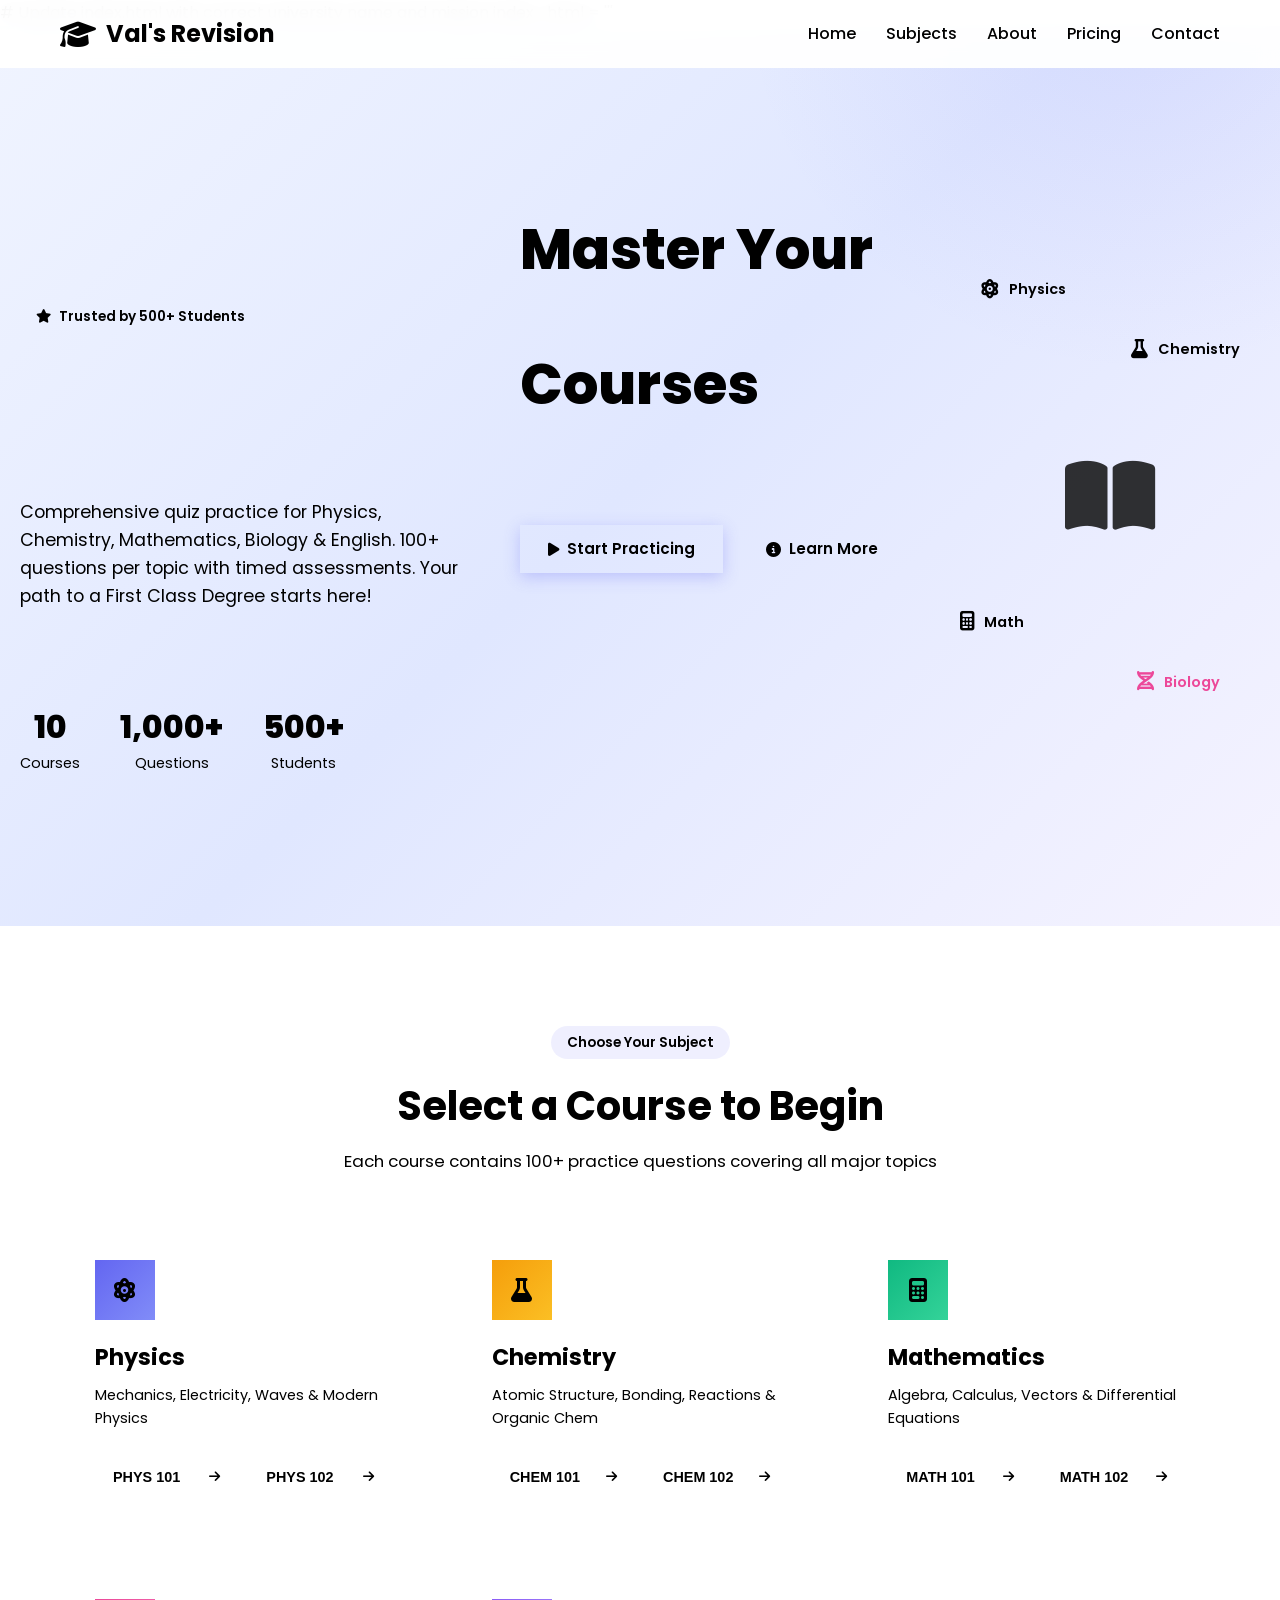
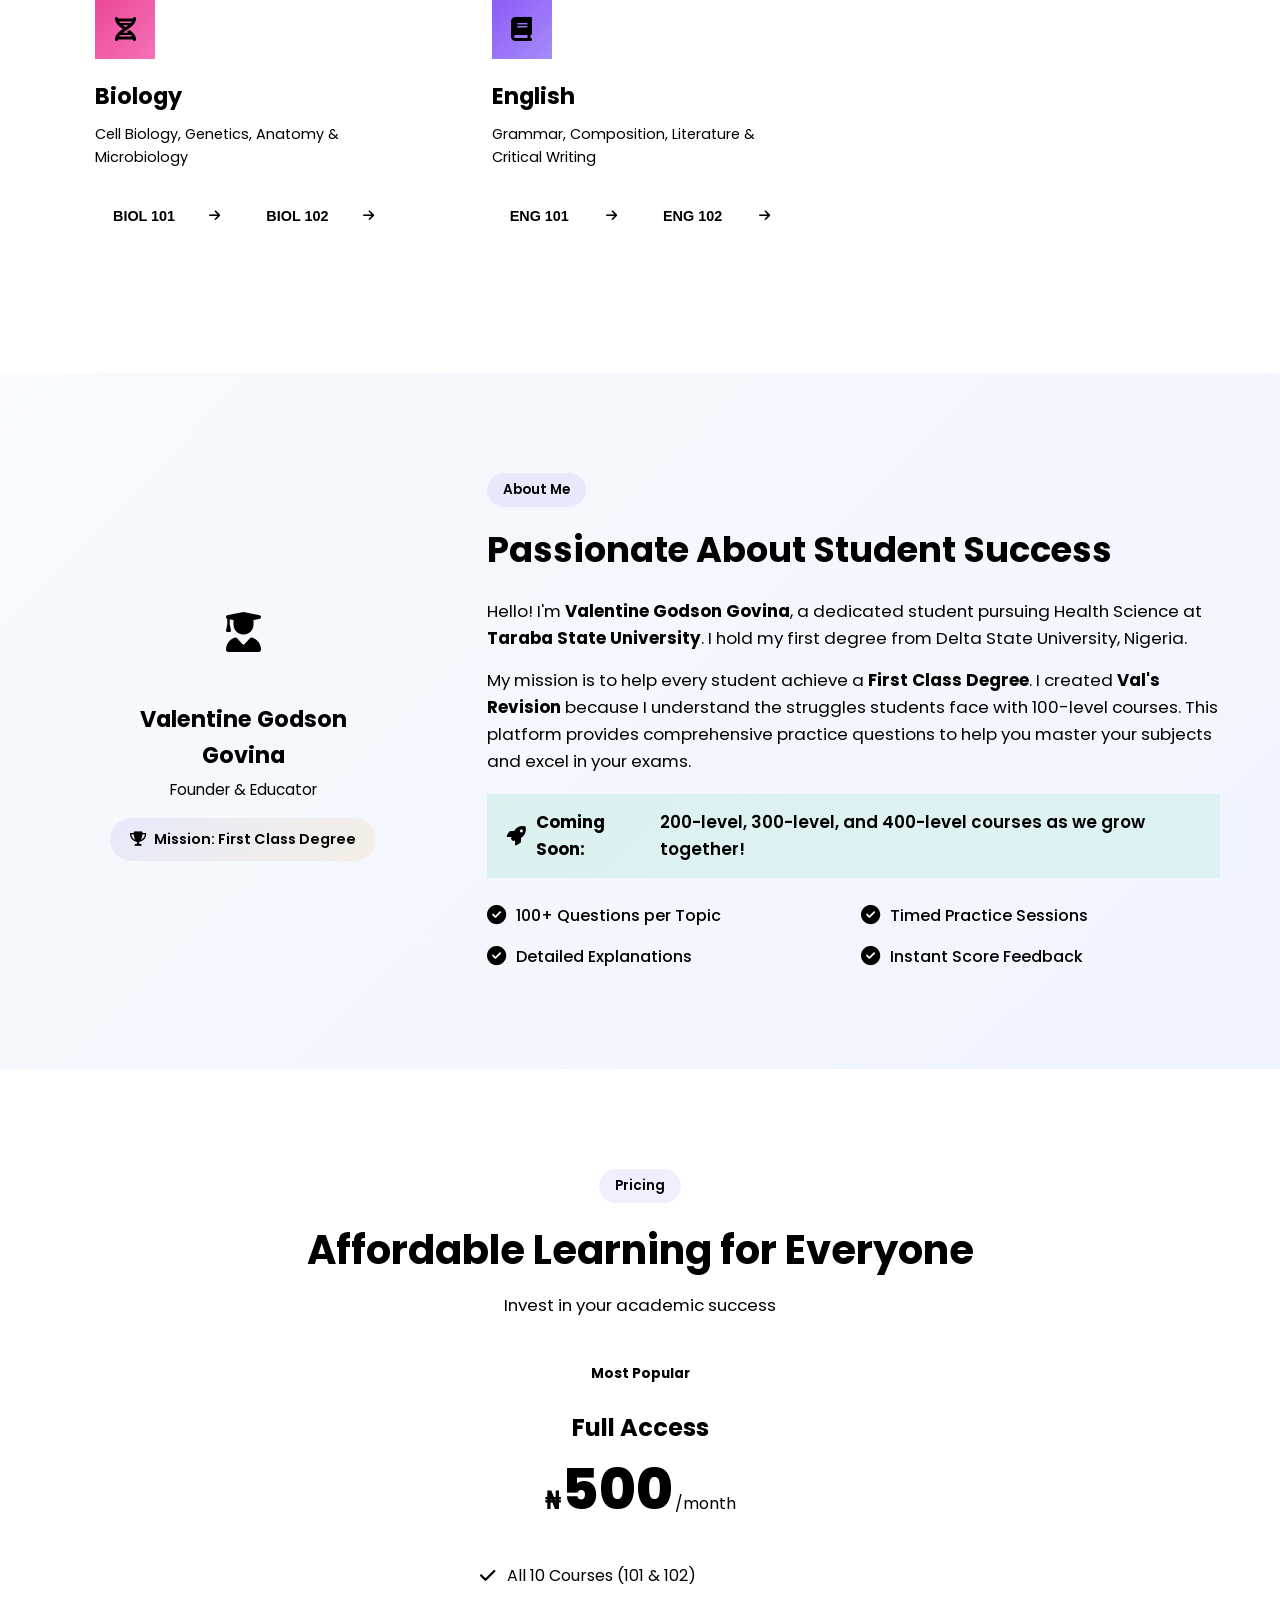
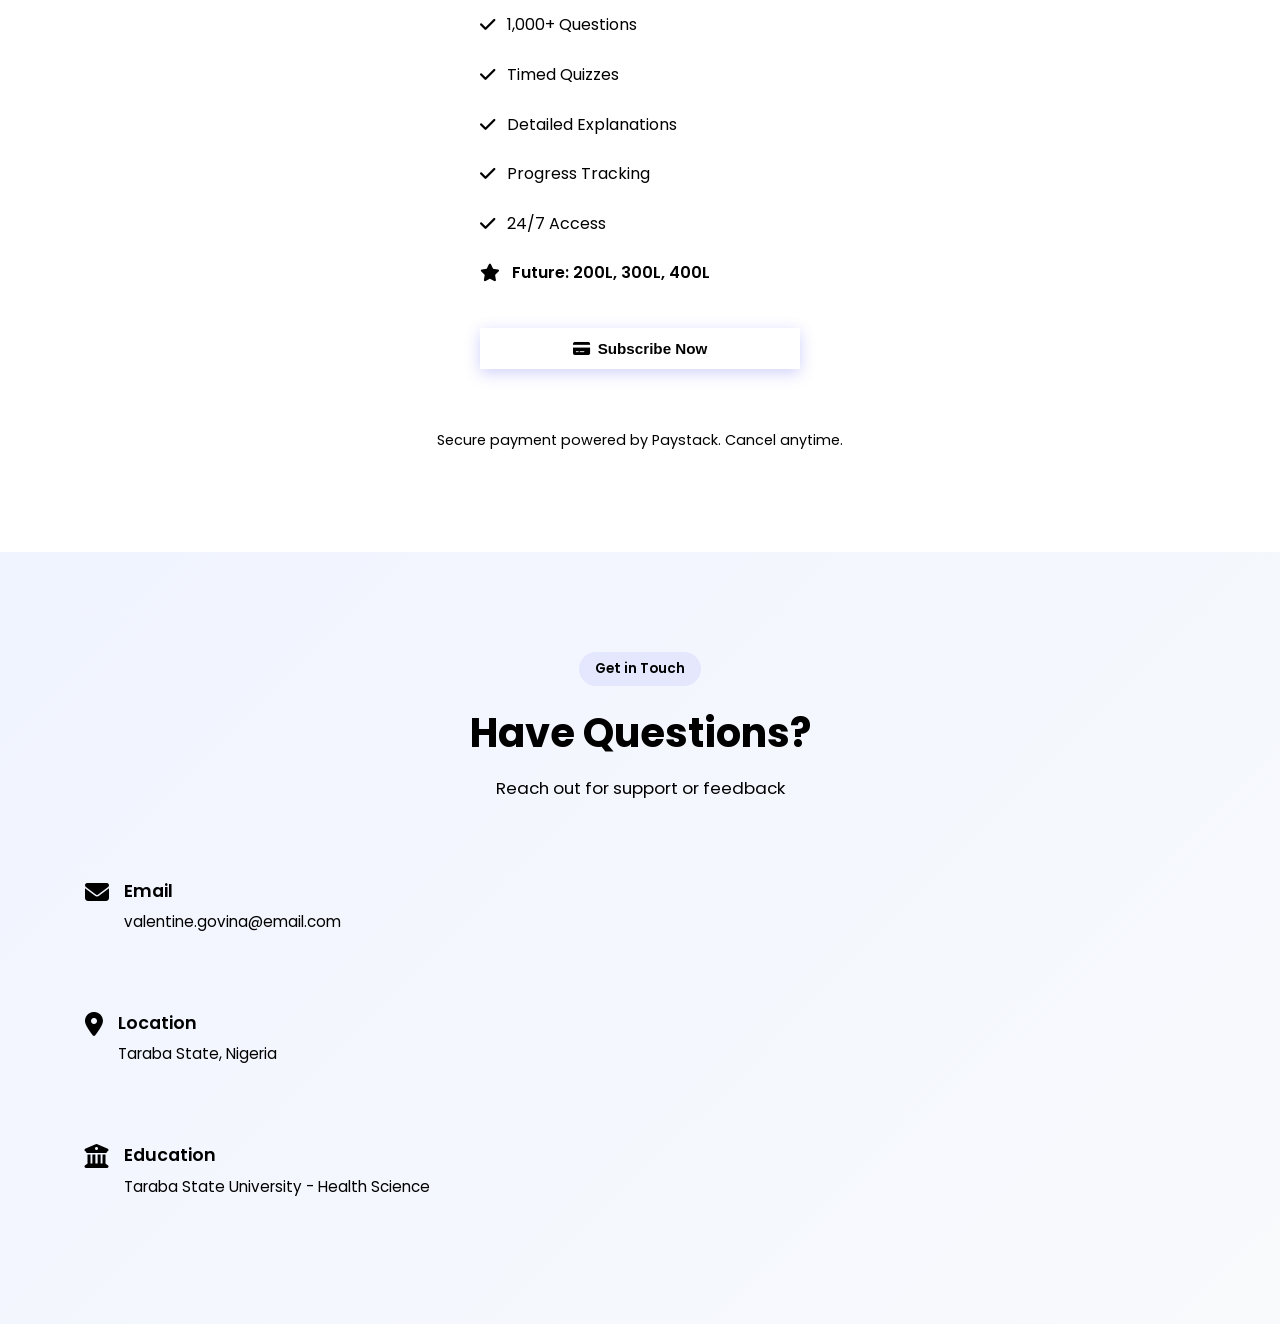
<file: index.html>
# Update index.html with correct university name and mission
index_html = '''<!DOCTYPE html>
<html lang="en">
<head>
    <meta charset="UTF-8">
    <meta name="viewport" content="width=device-width, initial-scale=1.0">
    <title>Val's Revision - Ace Your 101 & 102 Courses</title>
    <link rel="stylesheet" href="style.css">
    <link href="https://fonts.googleapis.com/css2?family=Poppins:wght@300;400;500;600;700;800&display=swap" rel="stylesheet">
    <link rel="stylesheet" href="https://cdnjs.cloudflare.com/ajax/libs/font-awesome/6.4.0/css/all.min.css">
</head>
<body>
    <!-- Navigation -->
    <nav class="navbar">
        <div class="nav-container">
            <div class="logo">
                <i class="fas fa-graduation-cap"></i>
                <span>Val's Revision</span>
            </div>
            <ul class="nav-links">
                <li><a href="#home" class="active">Home</a></li>
                <li><a href="#subjects">Subjects</a></li>
                <li><a href="#about">About</a></li>
                <li><a href="#pricing">Pricing</a></li>
                <li><a href="#contact">Contact</a></li>
            </ul>
            <div class="hamburger">
                <span></span>
                <span></span>
                <span></span>
            </div>
        </div>
    </nav>

    <!-- Hero Section -->
    <section id="home" class="hero">
        <div class="hero-content">
            <div class="hero-badge">
                <i class="fas fa-star"></i>
                <span>Trusted by 500+ Students</span>
            </div>
            <h1>Master Your <span class="gradient-text">101 & 102</span> Courses</h1>
            <p class="hero-subtitle">Comprehensive quiz practice for Physics, Chemistry, Mathematics, Biology & English. 100+ questions per topic with timed assessments. Your path to a First Class Degree starts here!</p>
            <div class="hero-buttons">
                <a href="#subjects" class="btn btn-primary">
                    <i class="fas fa-play"></i> Start Practicing
                </a>
                <a href="#about" class="btn btn-secondary">
                    <i class="fas fa-info-circle"></i> Learn More
                </a>
            </div>
            <div class="hero-stats">
                <div class="stat">
                    <span class="stat-number">10</span>
                    <span class="stat-label">Courses</span>
                </div>
                <div class="stat">
                    <span class="stat-number">1,000+</span>
                    <span class="stat-label">Questions</span>
                </div>
                <div class="stat">
                    <span class="stat-number">500+</span>
                    <span class="stat-label">Students</span>
                </div>
            </div>
        </div>
        <div class="hero-image">
            <div class="floating-card card-1">
                <i class="fas fa-atom"></i>
                <span>Physics</span>
            </div>
            <div class="floating-card card-2">
                <i class="fas fa-flask"></i>
                <span>Chemistry</span>
            </div>
            <div class="floating-card card-3">
                <i class="fas fa-calculator"></i>
                <span>Math</span>
            </div>
            <div class="floating-card card-4">
                <i class="fas fa-dna"></i>
                <span>Biology</span>
            </div>
            <div class="hero-illustration">
                <div class="circle circle-1"></div>
                <div class="circle circle-2"></div>
                <div class="circle circle-3"></div>
                <i class="fas fa-book-open main-icon"></i>
            </div>
        </div>
    </section>

    <!-- Subjects Section -->
    <section id="subjects" class="subjects">
        <div class="container">
            <div class="section-header">
                <span class="section-badge">Choose Your Subject</span>
                <h2>Select a Course to Begin</h2>
                <p>Each course contains 100+ practice questions covering all major topics</p>
            </div>
            
            <div class="subjects-grid">
                <!-- Physics -->
                <div class="subject-card" data-subject="physics">
                    <div class="subject-icon physics">
                        <i class="fas fa-atom"></i>
                    </div>
                    <h3>Physics</h3>
                    <p>Mechanics, Electricity, Waves & Modern Physics</p>
                    <div class="course-options">
                        <button class="course-btn" onclick="startQuiz('physics101')">
                            <span>PHYS 101</span>
                            <i class="fas fa-arrow-right"></i>
                        </button>
                        <button class="course-btn" onclick="startQuiz('physics102')">
                            <span>PHYS 102</span>
                            <i class="fas fa-arrow-right"></i>
                        </button>
                    </div>
                </div>

                <!-- Chemistry -->
                <div class="subject-card" data-subject="chemistry">
                    <div class="subject-icon chemistry">
                        <i class="fas fa-flask"></i>
                    </div>
                    <h3>Chemistry</h3>
                    <p>Atomic Structure, Bonding, Reactions & Organic Chem</p>
                    <div class="course-options">
                        <button class="course-btn" onclick="startQuiz('chemistry101')">
                            <span>CHEM 101</span>
                            <i class="fas fa-arrow-right"></i>
                        </button>
                        <button class="course-btn" onclick="startQuiz('chemistry102')">
                            <span>CHEM 102</span>
                            <i class="fas fa-arrow-right"></i>
                        </button>
                    </div>
                </div>

                <!-- Mathematics -->
                <div class="subject-card" data-subject="mathematics">
                    <div class="subject-icon mathematics">
                        <i class="fas fa-calculator"></i>
                    </div>
                    <h3>Mathematics</h3>
                    <p>Algebra, Calculus, Vectors & Differential Equations</p>
                    <div class="course-options">
                        <button class="course-btn" onclick="startQuiz('math101')">
                            <span>MATH 101</span>
                            <i class="fas fa-arrow-right"></i>
                        </button>
                        <button class="course-btn" onclick="startQuiz('math102')">
                            <span>MATH 102</span>
                            <i class="fas fa-arrow-right"></i>
                        </button>
                    </div>
                </div>

                <!-- Biology -->
                <div class="subject-card" data-subject="biology">
                    <div class="subject-icon biology">
                        <i class="fas fa-dna"></i>
                    </div>
                    <h3>Biology</h3>
                    <p>Cell Biology, Genetics, Anatomy & Microbiology</p>
                    <div class="course-options">
                        <button class="course-btn" onclick="startQuiz('biology101')">
                            <span>BIOL 101</span>
                            <i class="fas fa-arrow-right"></i>
                        </button>
                        <button class="course-btn" onclick="startQuiz('biology102')">
                            <span>BIOL 102</span>
                            <i class="fas fa-arrow-right"></i>
                        </button>
                    </div>
                </div>

                <!-- English -->
                <div class="subject-card" data-subject="english">
                    <div class="subject-icon english">
                        <i class="fas fa-book"></i>
                    </div>
                    <h3>English</h3>
                    <p>Grammar, Composition, Literature & Critical Writing</p>
                    <div class="course-options">
                        <button class="course-btn" onclick="startQuiz('english101')">
                            <span>ENG 101</span>
                            <i class="fas fa-arrow-right"></i>
                        </button>
                        <button class="course-btn" onclick="startQuiz('english102')">
                            <span>ENG 102</span>
                            <i class="fas fa-arrow-right"></i>
                        </button>
                    </div>
                </div>
            </div>
        </div>
    </section>

    <!-- Quiz Modal -->
    <div id="quizModal" class="modal">
        <div class="modal-content">
            <div class="modal-header">
                <h3 id="modalTitle">Start Quiz</h3>
                <button class="close-btn" onclick="closeModal()">&times;</button>
            </div>
            <div class="modal-body">
                <div class="quiz-setup">
                    <div class="setup-option">
                        <label>Select Number of Questions:</label>
                        <div class="option-buttons">
                            <button class="opt-btn active" data-questions="20">20 Questions</button>
                            <button class="opt-btn" data-questions="40">40 Questions</button>
                        </div>
                    </div>
                    <div class="setup-info">
                        <div class="info-item">
                            <i class="fas fa-clock"></i>
                            <span id="timeInfo">10 minutes</span>
                        </div>
                        <div class="info-item">
                            <i class="fas fa-random"></i>
                            <span>Random questions from all topics</span>
                        </div>
                    </div>
                </div>
            </div>
            <div class="modal-footer">
                <button class="btn btn-secondary" onclick="closeModal()">Cancel</button>
                <button class="btn btn-primary" onclick="beginQuiz()">
                    <i class="fas fa-play"></i> Start Quiz
                </button>
            </div>
        </div>
    </div>

    <!-- About Section -->
    <section id="about" class="about">
        <div class="container">
            <div class="about-grid">
                <div class="about-image">
                    <div class="about-card">
                        <div class="about-icon">
                            <i class="fas fa-user-graduate"></i>
                        </div>
                        <h3>Valentine Godson Govina</h3>
                        <p class="about-role">Founder & Educator</p>
                        <div class="about-mission">
                            <i class="fas fa-trophy"></i>
                            <span>Mission: First Class Degree</span>
                        </div>
                    </div>
                </div>
                <div class="about-content">
                    <span class="section-badge">About Me</span>
                    <h2>Passionate About Student Success</h2>
                    <p>Hello! I'm <strong>Valentine Godson Govina</strong>, a dedicated student pursuing Health Science at <strong>Taraba State University</strong>. I hold my first degree from Delta State University, Nigeria.</p>
                    <p>My mission is to help every student achieve a <strong>First Class Degree</strong>. I created <strong>Val's Revision</strong> because I understand the struggles students face with 100-level courses. This platform provides comprehensive practice questions to help you master your subjects and excel in your exams.</p>
                    <p class="future-plans"><i class="fas fa-rocket"></i> <strong>Coming Soon:</strong> 200-level, 300-level, and 400-level courses as we grow together!</p>
                    <div class="about-features">
                        <div class="feature">
                            <i class="fas fa-check-circle"></i>
                            <span>100+ Questions per Topic</span>
                        </div>
                        <div class="feature">
                            <i class="fas fa-check-circle"></i>
                            <span>Timed Practice Sessions</span>
                        </div>
                        <div class="feature">
                            <i class="fas fa-check-circle"></i>
                            <span>Detailed Explanations</span>
                        </div>
                        <div class="feature">
                            <i class="fas fa-check-circle"></i>
                            <span>Instant Score Feedback</span>
                        </div>
                    </div>
                </div>
            </div>
        </div>
    </section>

    <!-- Pricing Section -->
    <section id="pricing" class="pricing">
        <div class="container">
            <div class="section-header">
                <span class="section-badge">Pricing</span>
                <h2>Affordable Learning for Everyone</h2>
                <p>Invest in your academic success</p>
            </div>
            <div class="pricing-grid">
                <div class="pricing-card featured">
                    <div class="pricing-badge">Most Popular</div>
                    <div class="pricing-header">
                        <h3>Full Access</h3>
                        <div class="price">
                            <span class="currency">₦</span>
                            <span class="amount">500</span>
                            <span class="period">/month</span>
                        </div>
                    </div>
                    <div class="pricing-features">
                        <div class="feature-item">
                            <i class="fas fa-check"></i>
                            <span>All 10 Courses (101 & 102)</span>
                        </div>
                        <div class="feature-item">
                            <i class="fas fa-check"></i>
                            <span>1,000+ Questions</span>
                        </div>
                        <div class="feature-item">
                            <i class="fas fa-check"></i>
                            <span>Timed Quizzes</span>
                        </div>
                        <div class="feature-item">
                            <i class="fas fa-check"></i>
                            <span>Detailed Explanations</span>
                        </div>
                        <div class="feature-item">
                            <i class="fas fa-check"></i>
                            <span>Progress Tracking</span>
                        </div>
                        <div class="feature-item">
                            <i class="fas fa-check"></i>
                            <span>24/7 Access</span>
                        </div>
                        <div class="feature-item highlight">
                            <i class="fas fa-star"></i>
                            <span>Future: 200L, 300L, 400L</span>
                        </div>
                    </div>
                    <button class="btn btn-primary btn-full" onclick="showPaymentModal()">
                        <i class="fas fa-credit-card"></i> Subscribe Now
                    </button>
                </div>
            </div>
            <p class="pricing-note">Secure payment powered by Paystack. Cancel anytime.</p>
        </div>
    </section>

    <!-- Payment Modal (Demo) -->
    <div id="paymentModal" class="modal">
        <div class="modal-content payment-modal">
            <div class="modal-header">
                <h3><i class="fas fa-lock"></i> Secure Payment</h3>
                <button class="close-btn" onclick="closePaymentModal()">&times;</button>
            </div>
            <div class="modal-body">
                <div class="payment-summary">
                    <div class="payment-item">
                        <span>Full Access Subscription</span>
                        <span>₦500.00</span>
                    </div>
                    <div class="payment-item">
                        <span>Duration</span>
                        <span>1 Month</span>
                    </div>
                    <div class="payment-total">
                        <span>Total</span>
                        <span>₦500.00</span>
                    </div>
                </div>
                <div class="payment-methods">
                    <p>Select Payment Method:</p>
                    <div class="method-buttons">
                        <button class="method-btn active">
                            <i class="fas fa-mobile-alt"></i>
                            <span>Paystack</span>
                        </button>
                        <button class="method-btn">
                            <i class="fas fa-university"></i>
                            <span>Bank Transfer</span>
                        </button>
                    </div>
                </div>
                <div class="payment-form">
                    <div class="form-group">
                        <label>Full Name</label>
                        <input type="text" placeholder="Enter your full name">
                    </div>
                    <div class="form-group">
                        <label>Email Address</label>
                        <input type="email" placeholder="Enter your email">
                    </div>
                    <div class="form-group">
                        <label>Phone Number</label>
                        <input type="tel" placeholder="Enter your phone number">
                    </div>
                </div>
                <div class="payment-notice">
                    <i class="fas fa-info-circle"></i>
                    <span>This is a demo. Real payment integration requires a backend server.</span>
                </div>
            </div>
            <div class="modal-footer">
                <button class="btn btn-secondary" onclick="closePaymentModal()">Cancel</button>
                <button class="btn btn-primary" onclick="processPayment()">
                    <i class="fas fa-lock"></i> Pay ₦500
                </button>
            </div>
        </div>
    </div>

    <!-- Contact Section -->
    <section id="contact" class="contact">
        <div class="container">
            <div class="section-header">
                <span class="section-badge">Get in Touch</span>
                <h2>Have Questions?</h2>
                <p>Reach out for support or feedback</p>
            </div>
            <div class="contact-grid">
                <div class="contact-info">
                    <div class="contact-item">
                        <i class="fas fa-envelope"></i>
                        <div>
                            <h4>Email</h4>
                            <p>valentine.govina@email.com</p>
                        </div>
                    </div>
                    <div class="contact-item">
                        <i class="fas fa-map-marker-alt"></i>
                        <div>
                            <h4>Location</h4>
                            <p>Taraba State, Nigeria</p>
                        </div>
                    </div>
                    <div class="contact-item">
                        <i class="fas fa-university"></i>
                        <div>
                            <h4>Education</h4>
                            <p>Taraba State University - Health Science</p>
                        </div>
                    </div>
                </div
</file>
<file: style.css>
# Generate the complete CSS file
css_content = '''/* ============================================
   Val's Revision - Complete Stylesheet
   Created for Valentine Godson Govina
   ============================================ */

/* CSS Variables */
:root {
    --primary: #6366f1;
    --primary-dark: #4f46e5;
    --primary-light: #818cf8;
    --secondary: #10b981;
    --secondary-dark: #059669;
    --accent: #f59e0b;
    --danger: #ef4444;
    --dark: #1e293b;
    --darker: #0f172a;
    --light: #f8fafc;
    --gray: #64748b;
    --gray-light: #e2e8f0;
    --white: #ffffff;
    --shadow-sm: 0 1px 2px rgba(0,0,0,0.05);
    --shadow: 0 4px 6px -1px rgba(0,0,0,0.1);
    --shadow-lg: 0 10px 15px -3px rgba(0,0,0,0.1);
    --shadow-xl: 0 20px 25px -5px rgba(0,0,0,0.1);
    --radius: 12px;
    --radius-lg: 20px;
    --transition: all 0.3s ease;
}

/* Reset & Base */
* {
    margin: 0;
    padding: 0;
    box-sizing: border-box;
}

html {
    scroll-behavior: smooth;
}

body {
    font-family: 'Poppins', sans-serif;
    background: var(--light);
    color: var(--dark);
    line-height: 1.6;
    overflow-x: hidden;
}

a {
    text-decoration: none;
    color: inherit;
}

ul {
    list-style: none;
}

.container {
    max-width: 1200px;
    margin: 0 auto;
    padding: 0 20px;
}

/* ============================================
   NAVIGATION
   ============================================ */
.navbar {
    position: fixed;
    top: 0;
    left: 0;
    right: 0;
    background: rgba(255,255,255,0.95);
    backdrop-filter: blur(10px);
    z-index: 1000;
    box-shadow: var(--shadow-sm);
    transition: var(--transition);
}

.nav-container {
    max-width: 1200px;
    margin: 0 auto;
    padding: 15px 20px;
    display: flex;
    justify-content: space-between;
    align-items: center;
}

.logo {
    display: flex;
    align-items: center;
    gap: 10px;
    font-size: 1.5rem;
    font-weight: 700;
    color: var(--primary);
}

.logo i {
    font-size: 1.8rem;
}

.nav-links {
    display: flex;
    gap: 30px;
}

.nav-links a {
    font-weight: 500;
    color: var(--gray);
    transition: var(--transition);
    position: relative;
}

.nav-links a:hover,
.nav-links a.active {
    color: var(--primary);
}

.nav-links a::after {
    content: '';
    position: absolute;
    bottom: -5px;
    left: 0;
    width: 0;
    height: 2px;
    background: var(--primary);
    transition: var(--transition);
}

.nav-links a:hover::after,
.nav-links a.active::after {
    width: 100%;
}

.hamburger {
    display: none;
    flex-direction: column;
    gap: 5px;
    cursor: pointer;
}

.hamburger span {
    width: 25px;
    height: 3px;
    background: var(--dark);
    border-radius: 3px;
    transition: var(--transition);
}

/* ============================================
   BUTTONS
   ============================================ */
.btn {
    display: inline-flex;
    align-items: center;
    gap: 8px;
    padding: 12px 28px;
    border-radius: var(--radius);
    font-weight: 600;
    font-size: 0.95rem;
    cursor: pointer;
    transition: var(--transition);
    border: none;
    outline: none;
}

.btn-primary {
    background: linear-gradient(135deg, var(--primary), var(--primary-dark));
    color: var(--white);
    box-shadow: 0 4px 15px rgba(99,102,241,0.3);
}

.btn-primary:hover {
    transform: translateY(-2px);
    box-shadow: 0 6px 20px rgba(99,102,241,0.4);
}

.btn-secondary {
    background: var(--white);
    color: var(--dark);
    border: 2px solid var(--gray-light);
}

.btn-secondary:hover {
    border-color: var(--primary);
    color: var(--primary);
}

.btn-full {
    width: 100%;
    justify-content: center;
}

/* ============================================
   HERO SECTION
   ============================================ */
.hero {
    min-height: 100vh;
    display: flex;
    align-items: center;
    padding: 100px 20px 60px;
    background: linear-gradient(135deg, #f0f4ff 0%, #e0e7ff 50%, #f5f3ff 100%);
    position: relative;
    overflow: hidden;
}

.hero::before {
    content: '';
    position: absolute;
    top: -50%;
    right: -20%;
    width: 800px;
    height: 800px;
    background: radial-gradient(circle, rgba(99,102,241,0.1) 0%, transparent 70%);
    border-radius: 50%;
}

.hero-content {
    max-width: 1200px;
    margin: 0 auto;
    display: grid;
    grid-template-columns: 1fr 1fr;
    gap: 60px;
    align-items: center;
    width: 100%;
}

.hero-badge {
    display: inline-flex;
    align-items: center;
    gap: 8px;
    background: var(--white);
    padding: 8px 16px;
    border-radius: 50px;
    font-size: 0.85rem;
    font-weight: 600;
    color: var(--primary);
    box-shadow: var(--shadow);
    margin-bottom: 20px;
    width: fit-content;
}

.hero h1 {
    font-size: 3.5rem;
    font-weight: 800;
    line-height: 1.2;
    color: var(--darker);
    margin-bottom: 20px;
}

.gradient-text {
    background: linear-gradient(135deg, var(--primary), var(--accent));
    -webkit-background-clip: text;
    -webkit-text-fill-color: transparent;
    background-clip: text;
}

.hero-subtitle {
    font-size: 1.1rem;
    color: var(--gray);
    margin-bottom: 30px;
    max-width: 500px;
}

.hero-buttons {
    display: flex;
    gap: 15px;
    margin-bottom: 40px;
}

.hero-stats {
    display: flex;
    gap: 40px;
}

.stat {
    text-align: center;
}

.stat-number {
    display: block;
    font-size: 2rem;
    font-weight: 800;
    color: var(--primary);
}

.stat-label {
    font-size: 0.9rem;
    color: var(--gray);
}

/* Hero Image/Illustration */
.hero-image {
    position: relative;
    display: flex;
    justify-content: center;
    align-items: center;
    height: 500px;
}

.hero-illustration {
    position: relative;
    width: 300px;
    height: 300px;
}

.circle {
    position: absolute;
    border-radius: 50%;
    opacity: 0.3;
}

.circle-1 {
    width: 300px;
    height: 300px;
    background: linear-gradient(135deg, var(--primary), var(--primary-light));
    top: 0;
    left: 0;
}

.circle-2 {
    width: 200px;
    height: 200px;
    background: linear-gradient(135deg, var(--accent), #fbbf24);
    top: 50px;
    right: -30px;
}

.circle-3 {
    width: 150px;
    height: 150px;
    background: linear-gradient(135deg, var(--secondary), #34d399);
    bottom: 20px;
    left: 30px;
}

.main-icon {
    position: absolute;
    top: 50%;
    left: 50%;
    transform: translate(-50%, -50%);
    font-size: 5rem;
    color: var(--primary);
    opacity: 0.8;
}

.floating-card {
    position: absolute;
    background: var(--white);
    padding: 12px 20px;
    border-radius: var(--radius);
    box-shadow: var(--shadow-lg);
    display: flex;
    align-items: center;
    gap: 10px;
    font-weight: 600;
    font-size: 0.9rem;
    animation: float 3s ease-in-out infinite;
}

.floating-card i {
    font-size: 1.2rem;
}

.card-1 {
    top: 20px;
    left: 0;
    color: var(--primary);
    animation-delay: 0s;
}

.card-2 {
    top: 80px;
    right: 0;
    color: var(--accent);
    animation-delay: 0.5s;
}

.card-3 {
    bottom: 100px;
    left: -20px;
    color: var(--secondary);
    animation-delay: 1s;
}

.card-4 {
    bottom: 40px;
    right: 20px;
    color: #ec4899;
    animation-delay: 1.5s;
}

@keyframes float {
    0%, 100% { transform: translateY(0); }
    50% { transform: translateY(-15px); }
}

/* ============================================
   SECTIONS COMMON
   ============================================ */
.section-header {
    text-align: center;
    margin-bottom: 50px;
}

.section-badge {
    display: inline-block;
    background: rgba(99,102,241,0.1);
    color: var(--primary);
    padding: 6px 16px;
    border-radius: 50px;
    font-size: 0.85rem;
    font-weight: 600;
    margin-bottom: 15px;
}

.section-header h2 {
    font-size: 2.5rem;
    font-weight: 700;
    color: var(--darker);
    margin-bottom: 10px;
}

.section-header p {
    color: var(--gray);
    font-size: 1.05rem;
}

/* ============================================
   SUBJECTS SECTION
   ============================================ */
.subjects {
    padding: 100px 20px;
    background: var(--white);
}

.subjects-grid {
    display: grid;
    grid-template-columns: repeat(auto-fit, minmax(300px, 1fr));
    gap: 30px;
    max-width: 1200px;
    margin: 0 auto;
}

.subject-card {
    background: var(--white);
    border-radius: var(--radius-lg);
    padding: 35px;
    box-shadow: var(--shadow);
    border: 1px solid var(--gray-light);
    transition: var(--transition);
    position: relative;
    overflow: hidden;
}

.subject-card::before {
    content: '';
    position: absolute;
    top: 0;
    left: 0;
    width: 100%;
    height: 4px;
    background: linear-gradient(90deg, var(--primary), var(--primary-light));
    transform: scaleX(0);
    transform-origin: left;
    transition: var(--transition);
}

.subject-card:hover::before {
    transform: scaleX(1);
}

.subject-card:hover {
    transform: translateY(-5px);
    box-shadow: var(--shadow-xl);
}

.subject-icon {
    width: 60px;
    height: 60px;
    border-radius: var(--radius);
    display: flex;
    align-items: center;
    justify-content: center;
    font-size: 1.5rem;
    margin-bottom: 20px;
    color: var(--white);
}

.subject-icon.physics { background: linear-gradient(135deg, #6366f1, #818cf8); }
.subject-icon.chemistry { background: linear-gradient(135deg, #f59e0b, #fbbf24); }
.subject-icon.mathematics { background: linear-gradient(135deg, #10b981, #34d399); }
.subject-icon.biology { background: linear-gradient(135deg, #ec4899, #f472b6); }
.subject-icon.english { background: linear-gradient(135deg, #8b5cf6, #a78bfa); }

.subject-card h3 {
    font-size: 1.4rem;
    font-weight: 700;
    margin-bottom: 8px;
    color: var(--darker);
}

.subject-card > p {
    color: var(--gray);
    font-size: 0.9rem;
    margin-bottom: 25px;
}

.course-options {
    display: flex;
    gap: 10px;
}

.course-btn {
    flex: 1;
    display: flex;
    align-items: center;
    justify-content: space-between;
    padding: 12px 16px;
    background: var(--light);
    border: 2px solid transparent;
    border-radius: var(--radius);
    font-weight: 600;
    font-size: 0.9rem;
    color: var(--dark);
    cursor: pointer;
    transition: var(--transition);
}

.course-btn:hover {
    background: var(--primary);
    color: var(--white);
    border-color: var(--primary);
}

.course-btn i {
    font-size: 0.8rem;
    transition: var(--transition);
}

.course-btn:hover i {
    transform: translateX(3px);
}

/* ============================================
   MODAL
   ============================================ */
.modal {
    display: none;
    position: fixed;
    top: 0;
    left: 0;
    width: 100%;
    height: 100%;
    background: rgba(0,0,0,0.5);
    z-index: 2000;
    justify-content: center;
    align-items: center;
    padding: 20px;
    backdrop-filter: blur(5px);
}

.modal.active {
    display: flex;
}

.modal-content {
    background: var(--white);
    border-radius: var(--radius-lg);
    max-width: 500px;
    width: 100%;
    max-height: 90vh;
    overflow-y: auto;
    animation: modalSlideIn 0.3s ease;
}

@keyframes modalSlideIn {
    from {
        opacity: 0;
        transform: translateY(-30px);
    }
    to {
        opacity: 1;
        transform: translateY(0);
    }
}

.modal-header {
    display: flex;
    justify-content: space-between;
    align-items: center;
    padding: 25px;
    border-bottom: 1px solid var(--gray-light);
}

.modal-header h3 {
    font-size: 1.3rem;
    font-weight: 700;
}

.close-btn {
    background: none;
    border: none;
    font-size: 1.5rem;
    color: var(--gray);
    cursor: pointer;
    transition: var(--transition);
}

.close-btn:hover {
    color: var(--danger);
}

.modal-body {
    padding: 25px;
}

.modal-footer {
    display: flex;
    gap: 10px;
    padding: 20px 25px;
    border-top: 1px solid var(--gray-light);
    justify-content: flex-end;
}

/* Quiz Setup */
.setup-option {
    margin-bottom: 25px;
}

.setup-option label {
    display: block;
    font-weight: 600;
    margin-bottom: 12px;
    color: var(--darker);
}

.option-buttons {
    display: flex;
    gap: 10px;
}

.opt-btn {
    flex: 1;
    padding: 12px;
    border: 2px solid var(--gray-light);
    background: var(--white);
    border-radius: var(--radius);
    font-weight: 600;
    cursor: pointer;
    transition: var(--transition);
}

.opt-btn.active,
.opt-btn:hover {
    border-color: var(--primary);
    background: rgba(99,102,241,0.05);
    color: var(--primary);
}

.setup-info {
    display: flex;
    flex-direction: column;
    gap: 12px;
}

.info-item {
    display: flex;
    align-items: center;
    gap: 10px;
    color: var(--gray);
    font-size: 0.95rem;
}

.info-item i {
    color: var(--primary);
    width: 20px;
}

/* Payment Modal */
.payment-modal .modal-content {
    max-width: 450px;
}

.payment-summary {
    background: var(--light);
    border-radius: var(--radius);
    padding: 20px;
    margin-bottom: 20px;
}

.payment-item {
    display: flex;
    justify-content: space-between;
    padding: 8px 0;
    color: var(--gray);
}

.payment-total {
    display: flex;
    justify-content: space-between;
    padding-top: 12px;
    margin-top: 12px;
    border-top: 2px solid var(--gray-light);
    font-weight: 700;
    font-size: 1.1rem;
    color: var(--darker);
}

.payment-methods {
    margin-bottom: 20px;
}

.payment-methods p {
    font-weight: 600;
    margin-bottom: 10px;
}

.method-buttons {
    display: flex;
    gap: 10px;
}

.method-btn {
    flex: 1;
    display: flex;
    align-items: center;
    justify-content: center;
    gap: 8px;
    padding: 12px;
    border: 2px solid var(--gray-light);
    background: var(--white);
    border-radius: var(--radius);
    font-weight: 600;
    cursor: pointer;
    transition: var(--transition);
}

.method-btn.active,
.method-btn:hover {
    border-color: var(--primary);
    background: rgba(99,102,241,0.05);
    color: var(--primary);
}

.payment-form .form-group {
    margin-bottom: 15px;
}

.payment-form label {
    display: block;
    font-weight: 500;
    margin-bottom: 6px;
    font-size: 0.9rem;
}

.payment-form input {
    width: 100%;
    padding: 12px;
    border: 2px solid var(--gray-light);
    border-radius: var(--radius);
    font-family: inherit;
    font-size: 0.95rem;
    transition: var(--transition);
}

.payment-form input:focus {
    outline: none;
    border-color: var(--primary);
}

.payment-notice {
    display: flex;
    align-items: flex-start;
    gap: 10px;
    background: rgba(245,158,11,0.1);
    padding: 12px;
    border-radius: var(--radius);
    margin-top: 15px;
    font-size: 0.85rem;
    color: var(--accent);
}

.payment-notice i {
    margin-top: 2px;
}

/* ============================================
   ABOUT SECTION
   ============================================ */
.about {
    padding: 100px 20px;
    background: linear-gradient(135deg, #f8fafc 0%, #f0f4ff 100%);
}

.about-grid {
    display: grid;
    grid-template-columns: 1fr 2fr;
    gap: 60px;
    max-width: 1200px;
    margin: 0 auto;
    align-items: center;
}

.about-card {
    background: var(--white);
    border-radius: var(--radius-lg);
    padding: 40px;
    text-align: center;
    box-shadow: var(--shadow-lg);
    border: 1px solid var(--gray-light);
}

.about-icon {
    width: 100px;
    height: 100px;
    background: linear-gradient(135deg, var(--primary), var(--primary-light));
    border-radius: 50%;
    display: flex;
    align-items: center;
    justify-content: center;
    margin: 0 auto 20px;
    font-size: 2.5rem;
    color: var(--white);
}

.about-card h3 {
    font-size: 1.4rem;
    font-weight: 700;
    margin-bottom: 5px;
}

.about-role {
    color: var(--gray);
    font-size: 0.95rem;
    margin-bottom: 15px;
}

.about-mission {
    display: inline-flex;
    align-items: center;
    gap: 8px;
    background: linear-gradient(135deg, rgba(99,102,241,0.1), rgba(245,158,11,0.1));
    padding: 10px 20px;
    border-radius: 50px;
    font-weight: 600;
    font-size: 0.9rem;
    color: var(--primary);
}

.about-mission i {
    color: var(--accent);
}

.about-content h2 {
    font-size: 2.2rem;
    font-weight: 700;
    margin-bottom: 20px;
    color: var(--darker);
}

.about-content p {
    color: var(--gray);
    margin-bottom: 15px;
    font-size: 1.05rem;
}

.about-content strong {
    color: var(--darker);
}

.future-plans {
    display: flex;
    align-items: center;
    gap: 10px;
    background: linear-gradient(135deg, rgba(16,185,129,0.1), rgba(52,211,153,0.1));
    padding: 15px 20px;
    border-radius: var(--radius);
    margin: 20px 0;
    font-weight: 600;
    color: var(--secondary-dark);
}

.future-plans i {
    font-size: 1.2rem;
}

.about-features {
    display: grid;
    grid-template-columns: 1fr 1fr;
    gap: 15px;
    margin-top: 25px;
}

.about-features .feature {
    display: flex;
    align-items: center;
    gap: 10px;
    font-weight: 500;
}

.about-features .feature i {
    color: var(--secondary);
    font-size: 1.2rem;
}

/* ============================================
   PRICING SECTION
   ============================================ */
.pricing {
    padding: 100px 20px;
    background: var(--white);
}

.pricing-grid {
    display: flex;
    justify-content: center;
    max-width: 400px;
    margin: 0 auto;
}

.pricing-card {
    background: var(--white);
    border-radius: var(--radius-lg);
    padding: 40px;
    box-shadow: var(--shadow-xl);
    border: 2px solid var(--primary);
    position: relative;
    width: 100%;
}

.pricing-badge {
    position: absolute;
    top: -12px;
    left: 50%;
    transform: translateX(-50%);
    background: linear-gradient(135deg, var(--primary), var(--primary-dark));
    color: var(--white);
    padding: 6px 20px;
    border-radius: 50px;
    font-size: 0.85rem;
    font-weight: 700;
}

.pricing-header {
    text-align: center;
    margin-bottom: 30px;
}

.pricing-header h3 {
    font-size: 1.5rem;
    font-weight: 700;
    margin-bottom: 15px;
}

.price {
    display: flex;
    align-items: baseline;
    justify-content: center;
    gap: 2px;
}

.price .currency {
    font-size: 1.5rem;
    font-weight: 700;
    color: var(--primary);
}

.price .amount {
    font-size: 3.5rem;
    font-weight: 800;
    color: var(--darker);
    line-height: 1;
}

.price .period {
    color: var(--gray);
    font-size: 1rem;
}

.pricing-features {
    margin-bottom: 30px;
}

.feature-item {
    display: flex;
    align-items: center;
    gap: 12px;
    padding: 12px 0;
    border-bottom: 1px solid var(--gray-light);
}

.feature-item:last-child {
    border-bottom: none;
}

.feature-item i {
    color: var(--secondary);
    font-size: 1.1rem;
}

.feature-item.highlight i {
    color: var(--accent);
}

.feature-item.highlight {
    font-weight: 600;
    color: var(--accent);
}

.pricing-note {
    text-align: center;
    margin-top: 20px;
    color: var(--gray);
    font-size: 0.9rem;
}

/* ============================================
   CONTACT SECTION
   ============================================ */
.contact {
    padding: 100px 20px;
    background: linear-gradient(135deg, #f0f4ff 0%, #f8fafc 100%);
}

.contact-grid {
    display: grid;
    grid-template-columns: 1fr 1.5fr;
    gap: 60px;
    max-width: 1200px;
    margin: 0 auto;
}

.contact-info {
    display: flex;
    flex-direction: column;
    gap: 25px;
}

.contact-item {
    display: flex;
    align-items: flex-start;
    gap: 15px;
    background: var(--white);
    padding: 25px;
    border-radius: var(--radius);
    box-shadow: var(--shadow);
}

.contact-item i {
    font-size: 1.5rem;
    color: var(--primary);
    margin-top: 3px;
}

.contact-item h4 {
    font-size: 1.1rem;
    font-weight: 600;
    margin-bottom: 5px;
}

.contact-item p {
    color: var(--gray);
    font-size: 0.95rem;
}

.contact-form-wrapper {
    background: var(--white);
    padding: 40px;
    border-radius: var(--radius-lg);
    box
</file>
